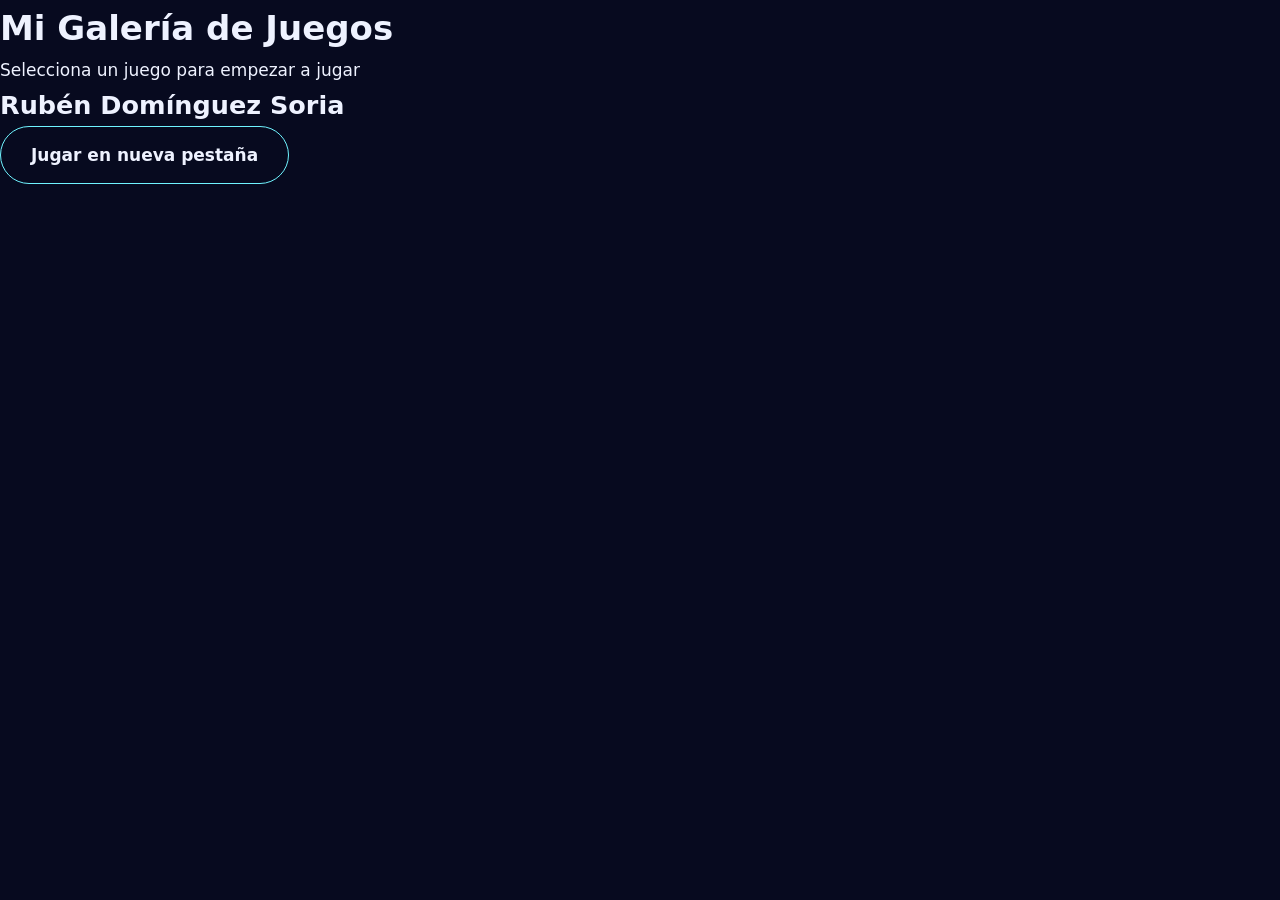
<file: index.html>
<!DOCTYPE html>
<html lang="es">
<head>
    <meta charset="UTF-8">
    <meta name="viewport" content="width=device-width, initial-scale=1.0">
    <title>Arcade - Asignatura</title>
    <link rel="stylesheet" href="style.css">
</head>
<body>
    <header>
        <h1>Mi Galería de Juegos</h1>
        <p>Selecciona un juego para empezar a jugar</p>
    </header>
        
        <!-- Puedes añadir más artículos (tarjetas) copiando y pegando el bloque anterior -->

        <!-- === COPIA DESDE AQUÍ === -->
        <article class="tarjeta">
            <h2>Rubén Domínguez Soria</h2>
            <a href="juegos\ruben dominguez\index.html" target="_blank" class="btn">Jugar en nueva pestaña</a>
        </article>
        <!-- === HASTA AQUÍ === -->
        
    </main>
</body>
</html>
</file>
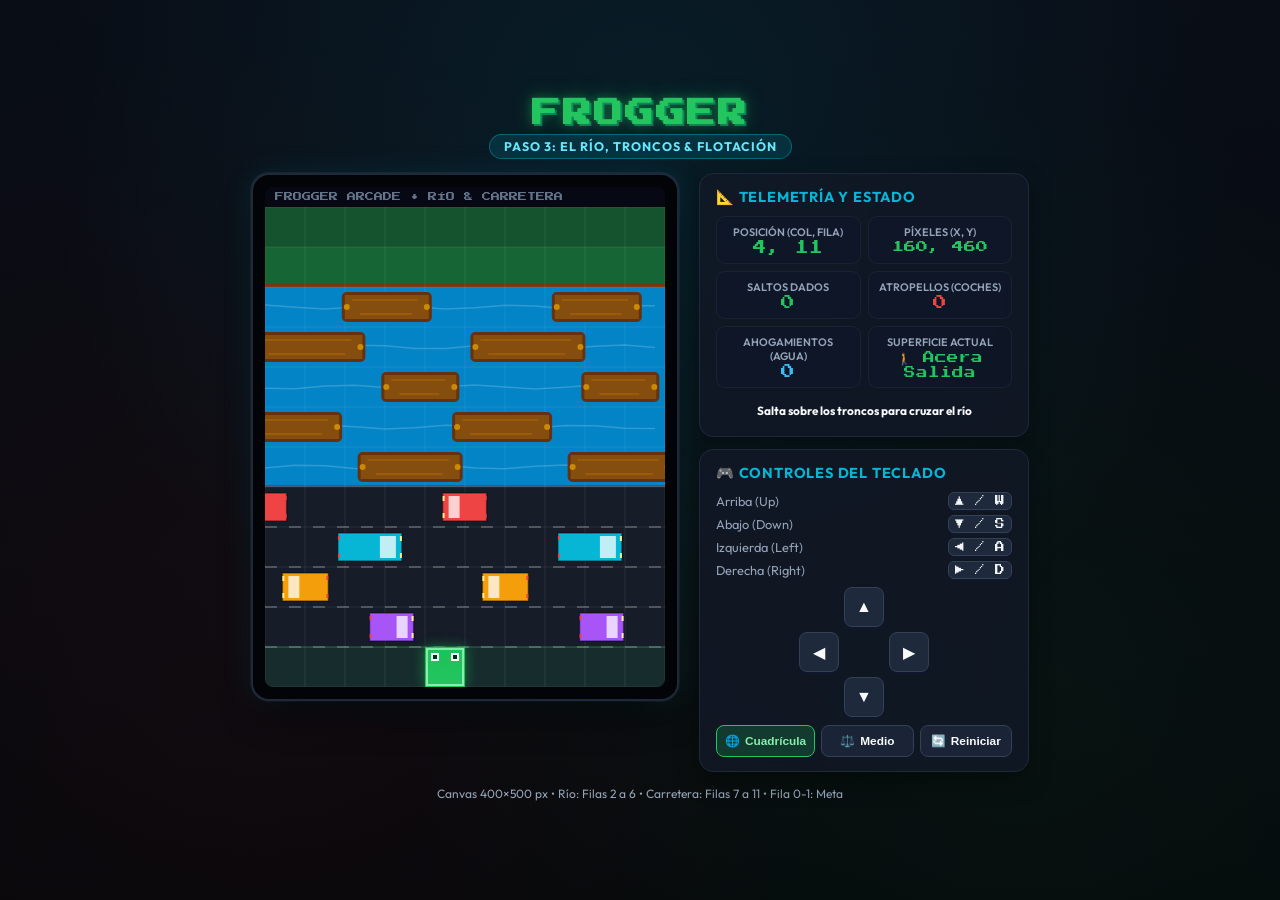
<file: juegos/ruben dominguez/index.html>
<!DOCTYPE html>
<html lang="es">
<head>
  <meta charset="UTF-8">
  <meta name="viewport" content="width=device-width, initial-scale=1.0">
  <title>Frogger Arcade - Paso 3: El Río, Troncos y Flotación</title>
  <!-- Google Fonts para estética arcade retro premium -->
  <link rel="preconnect" href="https://fonts.googleapis.com">
  <link rel="preconnect" href="https://fonts.gstatic.com" crossorigin>
  <link href="https://fonts.googleapis.com/css2?family=Outfit:wght@400;600;700&family=Press+Start+2P&display=swap" rel="stylesheet">

  <style>
    /* ==========================================================================
       VARIABLES Y TEMA VISUAL (DARK ARCADE)
       ========================================================================== */
    :root {
      --bg-color: #0b0f19;
      --card-bg: rgba(18, 24, 38, 0.88);
      --card-border: #1e293b;
      --accent-green: #22c55e;
      --accent-green-glow: rgba(34, 197, 94, 0.35);
      --accent-cyan: #06b6d4;
      --accent-amber: #f59e0b;
      --accent-red: #ef4444;
      --accent-blue: #38bdf8;
      --accent-purple: #a855f7;
      --text-main: #f8fafc;
      --text-muted: #94a3b8;
    }

    * {
      box-sizing: border-box;
      margin: 0;
      padding: 0;
    }

    body {
      background-color: var(--bg-color);
      background-image: 
        radial-gradient(circle at 50% 15%, rgba(6, 182, 212, 0.1) 0%, transparent 60%),
        radial-gradient(circle at 80% 80%, rgba(34, 197, 94, 0.06) 0%, transparent 50%),
        radial-gradient(circle at 20% 70%, rgba(239, 68, 68, 0.05) 0%, transparent 50%),
        linear-gradient(to bottom, #090d16, #05070a);
      color: var(--text-main);
      font-family: 'Outfit', -apple-system, BlinkMacSystemFont, 'Segoe UI', Roboto, sans-serif;
      min-height: 100vh;
      display: flex;
      flex-direction: column;
      align-items: center;
      justify-content: center;
      padding: 16px;
      overflow-x: hidden;
    }

    /* ==========================================================================
       CONTENEDOR PRINCIPAL
       ========================================================================== */
    .game-wrapper {
      display: flex;
      flex-direction: column;
      align-items: center;
      gap: 14px;
      max-width: 930px;
      width: 100%;
    }

    /* Encabezado */
    header {
      text-align: center;
    }

    .retro-title {
      font-family: 'Press Start 2P', monospace;
      font-size: 1.8rem;
      letter-spacing: 2px;
      color: var(--accent-green);
      text-shadow: 
        0 0 10px var(--accent-green-glow),
        0 0 20px var(--accent-green-glow),
        2px 2px 0px #047857;
      margin-bottom: 6px;
    }

    .step-badge {
      display: inline-block;
      font-size: 0.78rem;
      font-weight: 700;
      text-transform: uppercase;
      letter-spacing: 1px;
      padding: 4px 14px;
      border-radius: 999px;
      background: rgba(6, 182, 212, 0.15);
      border: 1px solid rgba(6, 182, 212, 0.4);
      color: #67e8f9;
    }

    /* ==========================================================================
       LAYOUT DEL JUEGO: CANVAS + PANEL DE ESTADO
       ========================================================================== */
    .main-stage {
      display: flex;
      flex-direction: row;
      flex-wrap: wrap;
      justify-content: center;
      align-items: flex-start;
      gap: 20px;
      width: 100%;
    }

    /* Marco del Canvas tipo Arcade */
    .canvas-container {
      position: relative;
      background: #020408;
      padding: 12px;
      border-radius: 18px;
      border: 2px solid #1e293b;
      box-shadow: 
        0 20px 40px -15px rgba(0, 0, 0, 0.8),
        0 0 0 1px rgba(255, 255, 255, 0.05),
        0 0 30px rgba(6, 182, 212, 0.12);
      display: flex;
      flex-direction: column;
      align-items: center;
    }

    /* Canvas estricto de 400x500 según requerimientos */
    #gameCanvas {
      width: 400px;
      height: 500px;
      background-color: #090d16;
      display: block;
      border-radius: 8px;
      image-rendering: pixelated;
      box-shadow: inset 0 0 20px rgba(0, 0, 0, 0.7);
    }

    /* ==========================================================================
       PANEL LATERAL DE INFORMACIÓN Y CONTROLES
       ========================================================================== */
    .sidebar {
      display: flex;
      flex-direction: column;
      gap: 12px;
      width: 330px;
    }

    .info-card {
      background: var(--card-bg);
      backdrop-filter: blur(12px);
      border: 1px solid var(--card-border);
      border-radius: 14px;
      padding: 14px 16px;
      box-shadow: 0 10px 25px rgba(0, 0, 0, 0.3);
    }

    .info-card h3 {
      font-size: 0.9rem;
      font-weight: 700;
      color: var(--accent-cyan);
      text-transform: uppercase;
      letter-spacing: 0.8px;
      margin-bottom: 10px;
      display: flex;
      align-items: center;
      gap: 8px;
    }

    /* Métricas de cuadrícula y estado */
    .metrics-grid {
      display: grid;
      grid-template-columns: 1fr 1fr;
      gap: 7px;
    }

    .metric-box {
      background: rgba(15, 23, 42, 0.7);
      border: 1px solid rgba(255, 255, 255, 0.05);
      border-radius: 9px;
      padding: 8px;
      text-align: center;
    }

    .metric-label {
      font-size: 0.68rem;
      color: var(--text-muted);
      text-transform: uppercase;
      margin-bottom: 2px;
      font-weight: 600;
    }

    .metric-value {
      font-family: 'Press Start 2P', monospace;
      font-size: 0.85rem;
      color: var(--accent-green);
    }

    .metric-value.danger {
      color: var(--accent-red);
    }

    .metric-value.water {
      color: var(--accent-blue);
    }

    .metric-value.info {
      color: var(--accent-cyan);
    }

    /* Alerta visual de límite, choque o ahogamiento */
    .status-alert {
      margin-top: 10px;
      font-size: 0.74rem;
      text-align: center;
      font-weight: 700;
      min-height: 24px;
      display: flex;
      align-items: center;
      justify-content: center;
      padding: 4px 8px;
      border-radius: 6px;
      transition: all 0.2s ease;
    }

    .status-alert.warning {
      background: rgba(245, 158, 11, 0.15);
      border: 1px solid rgba(245, 158, 11, 0.3);
      color: #fcd34d;
    }

    .status-alert.collision {
      background: rgba(239, 68, 68, 0.2);
      border: 1px solid rgba(239, 68, 68, 0.5);
      color: #fca5a5;
      animation: alertPulse 0.35s ease-in-out infinite alternate;
    }

    .status-alert.water-alert {
      background: rgba(2, 132, 199, 0.25);
      border: 1px solid rgba(56, 189, 248, 0.5);
      color: #7dd3fc;
      animation: alertPulse 0.35s ease-in-out infinite alternate;
    }

    .status-alert.win {
      background: rgba(34, 197, 94, 0.2);
      border: 1px solid rgba(34, 197, 94, 0.5);
      color: #86efac;
    }

    @keyframes alertPulse {
      from { transform: scale(0.98); opacity: 0.85; }
      to { transform: scale(1.02); opacity: 1; }
    }

    /* Teclas visuales y controles */
    .key-hint-list {
      list-style: none;
      display: flex;
      flex-direction: column;
      gap: 5px;
      font-size: 0.8rem;
      color: var(--text-muted);
    }

    .key-hint-item {
      display: flex;
      align-items: center;
      justify-content: space-between;
    }

    .key-badge {
      background: #1e293b;
      border: 1px solid #334155;
      box-shadow: 0 2px 0 #0f172a;
      border-radius: 6px;
      padding: 3px 6px;
      font-family: 'Press Start 2P', monospace;
      font-size: 0.6rem;
      color: #f1f5f9;
    }

    /* D-PAD virtual */
    .dpad-container {
      display: grid;
      grid-template-columns: repeat(3, 40px);
      grid-template-rows: repeat(3, 40px);
      gap: 5px;
      justify-content: center;
      margin-top: 8px;
    }

    .dpad-btn {
      background: #1e293b;
      border: 1px solid #334155;
      border-radius: 8px;
      color: var(--text-main);
      font-size: 1rem;
      display: flex;
      align-items: center;
      justify-content: center;
      cursor: pointer;
      box-shadow: 0 3px 0 #0f172a;
      transition: all 0.1s ease;
      user-select: none;
    }

    .dpad-btn:active {
      transform: translateY(2px);
      box-shadow: 0 1px 0 #0f172a;
      background: var(--accent-green);
      color: #052e16;
    }

    .dpad-up    { grid-column: 2; grid-row: 1; }
    .dpad-left  { grid-column: 1; grid-row: 2; }
    .dpad-right { grid-column: 3; grid-row: 2; }
    .dpad-down  { grid-column: 2; grid-row: 3; }

    /* Barra de opciones */
    .controls-row {
      display: flex;
      gap: 6px;
      margin-top: 8px;
    }

    .btn-action {
      flex: 1;
      padding: 8px 8px;
      background: rgba(30, 41, 59, 0.8);
      border: 1px solid #334155;
      border-radius: 8px;
      color: var(--text-main);
      font-size: 0.74rem;
      font-weight: 600;
      cursor: pointer;
      display: flex;
      align-items: center;
      justify-content: center;
      gap: 5px;
      transition: all 0.2s ease;
    }

    .btn-action:hover {
      background: #334155;
      border-color: #475569;
    }

    .btn-action.active {
      background: rgba(34, 197, 94, 0.2);
      border-color: var(--accent-green);
      color: #86efac;
    }

    footer {
      font-size: 0.75rem;
      color: var(--text-muted);
      text-align: center;
    }

    @media (max-width: 800px) {
      .main-stage {
        flex-direction: column;
        align-items: center;
      }
      .sidebar {
        width: 400px;
        max-width: 100%;
      }
    }
  </style>
</head>
<body>

  <div class="game-wrapper">
    <!-- Encabezado con información de fase -->
    <header>
      <h1 class="retro-title">FROGGER</h1>
      <span class="step-badge">Paso 3: El Río, Troncos &amp; Flotación</span>
    </header>

    <div class="main-stage">
      <!-- Contenedor del elemento Canvas -->
      <div class="canvas-container">
        <!-- Canvas exacto de 400x500 píxeles -->
        <canvas id="gameCanvas" width="400" height="500"></canvas>
      </div>

      <!-- Panel de Diagnóstico, Métricas y Controles -->
      <aside class="sidebar">
        <!-- Tarjeta de Coordenadas y Estado -->
        <div class="info-card">
          <h3>📐 Telemetría y Estado</h3>
          <div class="metrics-grid">
            <div class="metric-box">
              <div class="metric-label">Posición (Col, Fila)</div>
              <div class="metric-value" id="valGridPos">4, 11</div>
            </div>
            <div class="metric-box">
              <div class="metric-label">Píxeles (X, Y)</div>
              <div class="metric-value" style="font-size:0.75rem" id="valPixels">160, 460</div>
            </div>
            <div class="metric-box">
              <div class="metric-label">Saltos Dados</div>
              <div class="metric-value" id="valMoves">0</div>
            </div>
            <div class="metric-box">
              <div class="metric-label">Atropellos (Coches)</div>
              <div class="metric-value danger" id="valCollisions">0</div>
            </div>
            <div class="metric-box">
              <div class="metric-label">Ahogamientos (Agua)</div>
              <div class="metric-value water" id="valDrownings">0</div>
            </div>
            <div class="metric-box">
              <div class="metric-label">Superficie Actual</div>
              <div class="metric-value info" style="font-size:0.72rem" id="valSurface">Acera</div>
            </div>
          </div>
          <!-- Notificación contextual -->
          <div class="status-alert" id="statusAlert">Salta sobre los troncos para cruzar el río</div>
        </div>

        <!-- Tarjeta de Controles y Atajos -->
        <div class="info-card">
          <h3>🎮 Controles del Teclado</h3>
          <ul class="key-hint-list">
            <li class="key-hint-item">
              <span>Arriba (Up)</span>
              <span class="key-badge">▲ / W</span>
            </li>
            <li class="key-hint-item">
              <span>Abajo (Down)</span>
              <span class="key-badge">▼ / S</span>
            </li>
            <li class="key-hint-item">
              <span>Izquierda (Left)</span>
              <span class="key-badge">◀ / A</span>
            </li>
            <li class="key-hint-item">
              <span>Derecha (Right)</span>
              <span class="key-badge">▶ / D</span>
            </li>
          </ul>

          <!-- D-Pad Virtual -->
          <div class="dpad-container">
            <button class="dpad-btn dpad-up" id="btnUp" title="Mover Arriba" aria-label="Arriba">▲</button>
            <button class="dpad-btn dpad-left" id="btnLeft" title="Mover Izquierda" aria-label="Izquierda">◀</button>
            <button class="dpad-btn dpad-right" id="btnRight" title="Mover Derecha" aria-label="Derecha">▶</button>
            <button class="dpad-btn dpad-down" id="btnDown" title="Mover Abajo" aria-label="Abajo">▼</button>
          </div>

          <!-- Opciones auxiliares -->
          <div class="controls-row">
            <button class="btn-action active" id="btnToggleGrid">
              <span>🌐</span> Cuadrícula
            </button>
            <button class="btn-action" id="btnToggleSpeed" title="Cambiar velocidad">
              <span id="speedIcon">⚖️</span> <span id="speedText">Medio</span>
            </button>
            <button class="btn-action" id="btnReset">
              <span>🔄</span> Reiniciar
            </button>
          </div>
        </div>
      </aside>
    </div>

    <footer>
      Canvas 400×500 px • Río: Filas 2 a 6 • Carretera: Filas 7 a 11 • Fila 0-1: Meta
    </footer>
  </div>

  <!-- ==========================================================================
       LÓGICA JAVASCRIPT DEL JUEGO
       ========================================================================== -->
  <script>
    /* ==========================================================================
       1. CONSTANTES Y CONFIGURACIÓN DEL SISTEMA DE CUADRÍCULA (GRID SYSTEM)
       ========================================================================== */
    const canvas = document.getElementById('gameCanvas');
    const ctx = canvas.getContext('2d');

    const GRID_SIZE = 40; // 40x40 píxeles por celda
    const COLS = Math.floor(canvas.width / GRID_SIZE); // 10 columnas
    const TOP_OFFSET = canvas.height % GRID_SIZE;      // 20px de cabecera HUD arcade

    /* ESTRUCTURA DEL MAPA: 12 filas de 40px (480px) + 20px cabecera = 500px:
       - Filas 0 y 1: (y = 20 a 100) -> Zona Meta / Orilla superior segura
       - Filas 2 a 6: (y = 100 a 300) -> ZONA DEL RÍO (Agua azul y troncos flotantes)
       - Filas 7 a 11: (y = 300 a 500) -> ZONA DE CARRETERA (Asfalto y vehículos)
         * Fila 11: (y = 460 a 500) -> Acera de partida inferior (salida segura)
    */
    const WATER_START_ROW = 2;
    const WATER_END_ROW = 6;
    const WATER_START_Y = TOP_OFFSET + WATER_START_ROW * GRID_SIZE; // 100 px
    const WATER_HEIGHT = (WATER_END_ROW - WATER_START_ROW + 1) * GRID_SIZE; // 200 px
    const WATER_END_Y = WATER_START_Y + WATER_HEIGHT; // 300 px

    const ROAD_START_ROW = 7;
    const ROAD_END_ROW = 11;
    const ROAD_START_Y = TOP_OFFSET + ROAD_START_ROW * GRID_SIZE; // 300 px
    const ROAD_HEIGHT = (ROAD_END_ROW - ROAD_START_ROW + 1) * GRID_SIZE; // 200 px

    /* Posición inicial de la rana (abajo del todo, fila 11) */
    const START_X = 4 * GRID_SIZE; // 160 px
    const START_Y = canvas.height - GRID_SIZE; // 460 px

    /* ==========================================================================
       2. ESTADO DEL JUGADOR (LA RANA)
       ========================================================================== */
    const frog = {
      x: START_X,
      y: START_Y,
      width: GRID_SIZE,   // 40 px
      height: GRID_SIZE,  // 40 px
      color: '#22c55e',   // Verde arcade
      moveCount: 0,       // Contador de saltos realizados
      collisions: 0,      // Muertes por atropello
      drownings: 0,       // Muertes por agua / ahogamiento
      isFlashing: false,  // Efecto visual al ser atropellado (rojo)
      isWaterFlashing: false // Efecto visual al caer al agua (azul)
    };

    // Variables de control visual y diagnóstico
    let showGridGuide = true;
    let alertTimeout = null;
    let currentSpeedMode = 'medio'; // 'medio' | 'lento' | 'rapido'

    // Referencias a elementos del DOM
    const valGridPos = document.getElementById('valGridPos');
    const valPixels = document.getElementById('valPixels');
    const valMoves = document.getElementById('valMoves');
    const valCollisions = document.getElementById('valCollisions');
    const valDrownings = document.getElementById('valDrownings');
    const valSurface = document.getElementById('valSurface');
    const statusAlert = document.getElementById('statusAlert');
    const btnToggleGrid = document.getElementById('btnToggleGrid');
    const btnToggleSpeed = document.getElementById('btnToggleSpeed');
    const speedIcon = document.getElementById('speedIcon');
    const speedText = document.getElementById('speedText');
    const btnReset = document.getElementById('btnReset');

    /* ==========================================================================
       3. SISTEMA DE AUDIO SINTETIZADO (WEB AUDIO API)
       ========================================================================== */
    let audioCtx = null;

    function playSound(type) {
      try {
        if (!audioCtx) {
          audioCtx = new (window.AudioContext || window.webkitAudioContext)();
        }
        if (audioCtx.state === 'suspended') {
          audioCtx.resume();
        }

        const osc = audioCtx.createOscillator();
        const gain = audioCtx.createGain();
        osc.connect(gain);
        gain.connect(audioCtx.destination);

        const now = audioCtx.currentTime;

        if (type === 'hop') {
          // Salto discreto (tono ascendente corto)
          osc.type = 'square';
          osc.frequency.setValueAtTime(160, now);
          osc.frequency.exponentialRampToValueAtTime(380, now + 0.08);
          gain.gain.setValueAtTime(0.12, now);
          gain.gain.linearRampToValueAtTime(0.01, now + 0.08);
          osc.start(now);
          osc.stop(now + 0.08);
        } else if (type === 'bump') {
          // Límite de pantalla alcanzado (tono grave corto)
          osc.type = 'sawtooth';
          osc.frequency.setValueAtTime(80, now);
          osc.frequency.linearRampToValueAtTime(45, now + 0.09);
          gain.gain.setValueAtTime(0.15, now);
          gain.gain.linearRampToValueAtTime(0.01, now + 0.09);
          osc.start(now);
          osc.stop(now + 0.09);
        } else if (type === 'crash') {
          // Impacto con vehículo (ruido descenderte con distorsión)
          osc.type = 'sawtooth';
          osc.frequency.setValueAtTime(260, now);
          osc.frequency.exponentialRampToValueAtTime(35, now + 0.25);
          gain.gain.setValueAtTime(0.25, now);
          gain.gain.linearRampToValueAtTime(0.01, now + 0.25);
          osc.start(now);
          osc.stop(now + 0.25);
        } else if (type === 'splash') {
          // Caída al agua / ahogamiento (tono descendente con burbuja)
          osc.type = 'sine';
          osc.frequency.setValueAtTime(480, now);
          osc.frequency.exponentialRampToValueAtTime(70, now + 0.3);
          gain.gain.setValueAtTime(0.3, now);
          gain.gain.linearRampToValueAtTime(0.01, now + 0.3);
          osc.start(now);
          osc.stop(now + 0.3);
        } else if (type === 'win') {
          // Meta alcanzada
          osc.type = 'triangle';
          osc.frequency.setValueAtTime(440, now);
          osc.frequency.setValueAtTime(554.37, now + 0.1);
          osc.frequency.setValueAtTime(659.25, now + 0.2);
          osc.frequency.setValueAtTime(880, now + 0.3);
          gain.gain.setValueAtTime(0.22, now);
          gain.gain.linearRampToValueAtTime(0.01, now + 0.5);
          osc.start(now);
          osc.stop(now + 0.5);
        }
      } catch (e) {
        // En caso de restricciones del navegador
      }
    }

    /* ==========================================================================
       4. CLASE VEHÍCULO (CARRETERA)
       ========================================================================== */
    class Vehicle {
      constructor(x, y, width, height, speed, color, type = 'car') {
        this.x = x;
        this.y = y;
        this.width = width;
        this.height = height;
        this.speed = speed;
        this.color = color;
        this.type = type;
      }

      update() {
        this.x += this.speed;

        const offscreenMargin = 50;
        // Screen wrapping fluido
        if (this.speed > 0 && this.x > canvas.width + offscreenMargin) {
          this.x = -this.width - offscreenMargin;
        } else if (this.speed < 0 && this.x + this.width < -offscreenMargin) {
          this.x = canvas.width + offscreenMargin;
        }
      }

      draw(ctx) {
        ctx.save();

        // Chasis del vehículo
        ctx.fillStyle = this.color;
        ctx.fillRect(this.x, this.y, this.width, this.height);

        ctx.strokeStyle = 'rgba(0, 0, 0, 0.4)';
        ctx.lineWidth = 1.5;
        ctx.strokeRect(this.x, this.y, this.width, this.height);

        // Parabrisas
        ctx.fillStyle = 'rgba(255, 255, 255, 0.75)';
        const winPadding = 3;
        const winWidth = Math.max(7, Math.floor(this.width * 0.26));
        const winHeight = this.height - winPadding * 2;

        if (this.speed > 0) {
          ctx.fillRect(this.x + this.width - winWidth - 6, this.y + winPadding, winWidth, winHeight);
          // Faros
          ctx.fillStyle = '#fef08a';
          ctx.fillRect(this.x + this.width - 2, this.y + 3, 2, 5);
          ctx.fillRect(this.x + this.width - 2, this.y + this.height - 8, 2, 5);
          ctx.fillStyle = '#ef4444';
          ctx.fillRect(this.x, this.y + 3, 2, 4);
          ctx.fillRect(this.x, this.y + this.height - 7, 2, 4);
        } else {
          ctx.fillRect(this.x + 6, this.y + winPadding, winWidth, winHeight);
          ctx.fillStyle = '#fef08a';
          ctx.fillRect(this.x, this.y + 3, 2, 5);
          ctx.fillRect(this.x, this.y + this.height - 8, 2, 5);
          ctx.fillStyle = '#ef4444';
          ctx.fillRect(this.x + this.width - 2, this.y + 3, 2, 4);
          ctx.fillRect(this.x + this.width - 2, this.y + this.height - 7, 2, 4);
        }

        ctx.restore();
      }
    }

    /* ==========================================================================
       5. CLASE TRONCO (RÍO)
       ========================================================================== */
    /**
     * Representa un tronco de madera flotante sobre el que la rana debe subirse para cruzar.
     */
    class Log {
      /**
       * @param {number} x - Posición X inicial
       * @param {number} y - Posición Y (carril del río)
       * @param {number} width - Longitud del tronco
       * @param {number} height - Grosor del tronco
       * @param {number} speed - Velocidad de la corriente (+ derecha, - izquierda)
       */
      constructor(x, y, width, height, speed) {
        this.x = x;
        this.y = y;
        this.width = width;
        this.height = height;
        this.speed = speed;
      }

      update() {
        this.x += this.speed;

        const offscreenMargin = 60;
        // Screen wrapping suave por los extremos del río
        if (this.speed > 0 && this.x > canvas.width + offscreenMargin) {
          this.x = -this.width - offscreenMargin;
        } else if (this.speed < 0 && this.x + this.width < -offscreenMargin) {
          this.x = canvas.width + offscreenMargin;
        }
      }

      draw(ctx) {
        ctx.save();

        // 1. Cuerpo principal de madera oscura con bordes suavemente redondeados
        ctx.fillStyle = '#653110';
        ctx.beginPath();
        ctx.roundRect(this.x, this.y, this.width, this.height, 5);
        ctx.fill();

        // 2. Interior de corteza con relieve
        ctx.fillStyle = '#854d0e';
        ctx.fillRect(this.x + 3, this.y + 3, this.width - 6, this.height - 6);

        // 3. Vetas decorativas de madera
        ctx.strokeStyle = '#a16207';
        ctx.lineWidth = 1.5;
        ctx.beginPath();
        ctx.moveTo(this.x + 10, this.y + 8);
        ctx.lineTo(this.x + this.width - 14, this.y + 8);
        ctx.moveTo(this.x + 18, this.y + this.height - 8);
        ctx.lineTo(this.x + this.width - 20, this.y + this.height - 8);
        ctx.stroke();

        // 4. Extremos del tronco (anillos de corte transversal del árbol)
        ctx.fillStyle = '#ca8a04';
        ctx.beginPath();
        ctx.arc(this.x + 5, this.y + this.height / 2, 3, 0, Math.PI * 2);
        ctx.arc(this.x + this.width - 5, this.y + this.height / 2, 3, 0, Math.PI * 2);
        ctx.fill();

        ctx.restore();
      }
    }

    /* ==========================================================================
       6. GENERACIÓN DE VEHÍCULOS Y TRONCOS
       ========================================================================== */
    const vehicles = [];
    const logs = [];

    // Inicializar vehículos en las 4 filas de la carretera (7 a 10)
    function initVehicles(speedMultiplier = 1.0) {
      vehicles.length = 0;
      const vehicleHeight = 28;
      const verticalPadding = (GRID_SIZE - vehicleHeight) / 2;

      // Fila 7 (y = 305): 2 deportivos hacia la IZQUIERDA (-1.6)
      const lane7Y = TOP_OFFSET + 7 * GRID_SIZE + verticalPadding;
      vehicles.push(new Vehicle(40,  lane7Y, 44, vehicleHeight, -1.6 * speedMultiplier, '#ef4444', 'sports'));
      vehicles.push(new Vehicle(240, lane7Y, 44, vehicleHeight, -1.6 * speedMultiplier, '#ef4444', 'sports'));

      // Fila 8 (y = 345): 2 camiones hacia la DERECHA (+1.1)
      const lane8Y = TOP_OFFSET + 8 * GRID_SIZE + verticalPadding;
      vehicles.push(new Vehicle(30,  lane8Y, 64, vehicleHeight, 1.1 * speedMultiplier, '#06b6d4', 'truck'));
      vehicles.push(new Vehicle(250, lane8Y, 64, vehicleHeight, 1.1 * speedMultiplier, '#06b6d4', 'truck'));

      // Fila 9 (y = 385): 2 turismos hacia la IZQUIERDA (-1.35)
      const lane9Y = TOP_OFFSET + 9 * GRID_SIZE + verticalPadding;
      vehicles.push(new Vehicle(70,  lane9Y, 46, vehicleHeight, -1.35 * speedMultiplier, '#f59e0b', 'car'));
      vehicles.push(new Vehicle(270, lane9Y, 46, vehicleHeight, -1.35 * speedMultiplier, '#f59e0b', 'car'));

      // Fila 10 (y = 425): 2 coches hacia la DERECHA (+1.4)
      const lane10Y = TOP_OFFSET + 10 * GRID_SIZE + verticalPadding;
      vehicles.push(new Vehicle(50,  lane10Y, 44, vehicleHeight, 1.4 * speedMultiplier, '#a855f7', 'car'));
      vehicles.push(new Vehicle(260, lane10Y, 44, vehicleHeight, 1.4 * speedMultiplier, '#a855f7', 'car'));
    }

    // Inicializar troncos en las 5 filas del río (2 a 6)
    function initLogs(speedMultiplier = 1.0) {
      logs.length = 0;
      const logHeight = 30;
      const verticalPadding = (GRID_SIZE - logHeight) / 2; // 5px centrado

      // FILA 2 (y = 100 + 5 = 105): Troncos hacia la DERECHA (+1.2)
      const lane2Y = TOP_OFFSET + 2 * GRID_SIZE + verticalPadding;
      logs.push(new Log(30,  lane2Y, 90, logHeight, 1.2 * speedMultiplier));
      logs.push(new Log(240, lane2Y, 90, logHeight, 1.2 * speedMultiplier));

      // FILA 3 (y = 140 + 5 = 145): Troncos largos hacia la IZQUIERDA (-1.4)
      const lane3Y = TOP_OFFSET + 3 * GRID_SIZE + verticalPadding;
      logs.push(new Log(40,  lane3Y, 115, logHeight, -1.4 * speedMultiplier));
      logs.push(new Log(260, lane3Y, 115, logHeight, -1.4 * speedMultiplier));

      // FILA 4 (y = 180 + 5 = 185): Troncos más rápidos hacia la DERECHA (+1.7)
      const lane4Y = TOP_OFFSET + 4 * GRID_SIZE + verticalPadding;
      logs.push(new Log(50,  lane4Y, 78, logHeight, 1.7 * speedMultiplier));
      logs.push(new Log(250, lane4Y, 78, logHeight, 1.7 * speedMultiplier));

      // FILA 5 (y = 220 + 5 = 225): Troncos hacia la IZQUIERDA (-1.1)
      const lane5Y = TOP_OFFSET + 5 * GRID_SIZE + verticalPadding;
      logs.push(new Log(20,  lane5Y, 100, logHeight, -1.1 * speedMultiplier));
      logs.push(new Log(230, lane5Y, 100, logHeight, -1.1 * speedMultiplier));

      // FILA 6 (y = 260 + 5 = 265): Troncos hacia la DERECHA (+1.35)
      const lane6Y = TOP_OFFSET + 6 * GRID_SIZE + verticalPadding;
      logs.push(new Log(40,  lane6Y, 105, logHeight, 1.35 * speedMultiplier));
      logs.push(new Log(250, lane6Y, 105, logHeight, 1.35 * speedMultiplier));
    }

    function initAllObstacles(multiplier = 1.0) {
      initVehicles(multiplier);
      initLogs(multiplier);
    }

    /* ==========================================================================
       7. COLISIÓN AABB Y LÓGICA CRUCIAL DEL RÍO
       ========================================================================== */
    /**
     * Detección estándar Axis-Aligned Bounding Box (AABB)
     */
    function checkAABBCollision(rect1, rect2) {
      return (
        rect1.x < rect2.x + rect2.width &&
        rect1.x + rect1.width > rect2.x &&
        rect1.y < rect2.y + rect2.height &&
        rect1.y + rect1.height > rect2.y
      );
    }

    /**
     * Comprueba colisiones con vehículos en la carretera.
     */
    function checkVehicleCollisions() {
      // Solo evaluar colisiones si la rana está en zona de carretera (filas 7 a 10)
      if (frog.y < ROAD_START_Y || frog.y >= START_Y) return;

      const frogHitbox = {
        x: frog.x + 5,
        y: frog.y + 5,
        width: frog.width - 10,
        height: frog.height - 10
      };

      for (let i = 0; i < vehicles.length; i++) {
        if (checkAABBCollision(frogHitbox, vehicles[i])) {
          handleVehicleDeath();
          break;
        }
      }
    }

    /**
     * LÓGICA CRUCIAL DEL RÍO:
     * - Si la rana está en una fila de agua (filas 2 a 6), DEBE estar superpuesta a un tronco.
     * - Si toca el agua sin tronco: muere por ahogamiento y regresa al inicio.
     * - Si está sobre un tronco: su posición X se actualiza con la velocidad del tronco (arrastre).
     * - Si el arrastre saca a la rana de la pantalla: también muere.
     */
    function checkRiverLogic() {
      // Comprobar si la rana está dentro de los límites verticales del río (filas 2 a 6)
      if (frog.y >= WATER_START_Y && frog.y < WATER_END_Y) {
        // Huella de apoyo de la rana para evaluar flotabilidad sobre el tronco
        const frogFootprint = {
          x: frog.x + 6,
          y: frog.y + 6,
          width: frog.width - 12,
          height: frog.height - 12
        };

        let onLog = false;
        let supportingLog = null;

        // Evaluar si la rana intersecta con algún tronco
        for (let i = 0; i < logs.length; i++) {
          const log = logs[i];
          if (checkAABBCollision(frogFootprint, log)) {
            onLog = true;
            supportingLog = log;
            break;
          }
        }

        if (onLog && supportingLog) {
          // ¡A salvo sobre el tronco!
          // Arrastre automático con la velocidad y dirección del tronco:
          frog.x += supportingLog.speed;

          // Si el arrastre saca a la rana del canvas por izquierda o derecha:
          if (frog.x < 0 || frog.x + frog.width > canvas.width) {
            handleWaterDeath('🌊 ¡La corriente te arrastró fuera de la pantalla!');
          }
        } else {
          // ¡Agua sin tronco! Ahogamiento instantáneo
          handleWaterDeath('💧 ¡Al agua! La rana se ha ahogado sin tronco.');
        }
      }
    }

    /**
     * Muerte por atropello en la carretera
     */
    function handleVehicleDeath() {
      frog.collisions++;
      playSound('crash');
      frog.x = START_X;
      frog.y = START_Y;
      frog.isFlashing = true;
      setTimeout(() => { frog.isFlashing = false; }, 350);
      showAlert('💥 ¡ATROPELLO! Vehículo impactó a la rana.', 'collision', 1800);
      updateUI();
    }

    /**
     * Muerte por agua / corriente en el río
     */
    function handleWaterDeath(reason) {
      frog.drownings++;
      playSound('splash');
      frog.x = START_X;
      frog.y = START_Y;
      frog.isWaterFlashing = true;
      setTimeout(() => { frog.isWaterFlashing = false; }, 400);
      showAlert(reason, 'water-alert', 1800);
      updateUI();
    }

    /* ==========================================================================
       8. MOVIMIENTO DISCRETO Y LÍMITES
       ========================================================================== */
    function moveFrog(direction) {
      let moved = false;
      let blockedMsg = '';

      switch (direction) {
        case 'ArrowUp':
          if (frog.y - GRID_SIZE >= 0) {
            frog.y -= GRID_SIZE;
            moved = true;
          } else {
            blockedMsg = '⛔ ¡Límite Superior Alcanzado!';
          }
          break;

        case 'ArrowDown':
          if (frog.y + GRID_SIZE + frog.height <= canvas.height) {
            frog.y += GRID_SIZE;
            moved = true;
          } else {
            blockedMsg = '⛔ ¡Límite Inferior Alcanzado!';
          }
          break;

        case 'ArrowLeft':
          if (frog.x - GRID_SIZE >= 0) {
            frog.x -= GRID_SIZE;
            moved = true;
          } else {
            blockedMsg = '⛔ ¡Límite Izquierdo Alcanzado!';
          }
          break;

        case 'ArrowRight':
          if (frog.x + GRID_SIZE + frog.width <= canvas.width) {
            frog.x += GRID_SIZE;
            moved = true;
          } else {
            blockedMsg = '⛔ ¡Límite Derecho Alcanzado!';
          }
          break;
      }

      if (moved) {
        frog.moveCount++;
        playSound('hop');

        // Si salimos de una fila de agua hacia tierra firme (orilla superior o carretera),
        // alineamos suavemente la posición X a la cuadrícula de 40px
        const currentRow = Math.floor((frog.y - TOP_OFFSET) / GRID_SIZE);
        if (currentRow < WATER_START_ROW || currentRow > WATER_END_ROW) {
          frog.x = Math.max(0, Math.min(canvas.width - frog.width, Math.round(frog.x / GRID_SIZE) * GRID_SIZE));
        }

        // Comprobar si llegó a la orilla superior (Filas 0 o 1, ¡Meta!)
        if (currentRow <= 1) {
          playSound('win');
          showAlert('🏆 ¡ENHORABUENA! ¡Cruzaste la carretera y el río!', 'win', 3000);
        }
      } else if (blockedMsg) {
        playSound('bump');
        showAlert(blockedMsg, 'warning', 1200);
      }

      updateUI();
    }

    function showAlert(msg, type = 'warning', duration = 1500) {
      statusAlert.textContent = msg;
      statusAlert.className = `status-alert ${type}`;
      clearTimeout(alertTimeout);
      alertTimeout = setTimeout(() => {
        statusAlert.textContent = 'Salta sobre los troncos para cruzar el río';
        statusAlert.className = 'status-alert';
      }, duration);
    }

    function resetGame() {
      frog.x = START_X;
      frog.y = START_Y;
      frog.moveCount = 0;
      frog.collisions = 0;
      frog.drownings = 0;
      frog.isFlashing = false;
      frog.isWaterFlashing = false;
      initAllObstacles(1.0);
      showAlert('Juego reiniciado a la posición inicial');
      updateUI();
    }

    /* ==========================================================================
       9. ESCUCHA DE TECLADO Y CONTROLES VIRTUALES
       ========================================================================== */
    window.addEventListener('keydown', (e) => {
      let direction = null;

      switch (e.key) {
        case 'ArrowUp':
        case 'KeyW':
        case 'w':
        case 'W':
          direction = 'ArrowUp';
          break;

        case 'ArrowDown':
        case 'KeyS':
        case 's':
        case 'S':
          direction = 'ArrowDown';
          break;

        case 'ArrowLeft':
        case 'KeyA':
        case 'a':
        case 'A':
          direction = 'ArrowLeft';
          break;

        case 'ArrowRight':
        case 'KeyD':
        case 'd':
        case 'D':
          direction = 'ArrowRight';
          break;

        case 'r':
        case 'R':
          resetGame();
          return;
      }

      if (direction) {
        e.preventDefault();
        moveFrog(direction);
      }
    });

    // D-PAD
    document.getElementById('btnUp').addEventListener('click', () => moveFrog('ArrowUp'));
    document.getElementById('btnDown').addEventListener('click', () => moveFrog('ArrowDown'));
    document.getElementById('btnLeft').addEventListener('click', () => moveFrog('ArrowLeft'));
    document.getElementById('btnRight').addEventListener('click', () => moveFrog('ArrowRight'));

    // Botones de acción
    btnToggleGrid.addEventListener('click', () => {
      showGridGuide = !showGridGuide;
      btnToggleGrid.classList.toggle('active', showGridGuide);
    });

    btnToggleSpeed.addEventListener('click', () => {
      if (currentSpeedMode === 'medio') {
        currentSpeedMode = 'lento';
        speedIcon.textContent = '🐢';
        speedText.textContent = 'Lento';
        initAllObstacles(0.7);
        showAlert('Velocidad ajustada a: Lento (Fácil)', 'warning', 1500);
      } else if (currentSpeedMode === 'lento') {
        currentSpeedMode = 'rapido';
        speedIcon.textContent = '⚡';
        speedText.textContent = 'Rápido';
        initAllObstacles(1.35);
        showAlert('Velocidad ajustada a: Rápido (Desafío)', 'warning', 1500);
      } else {
        currentSpeedMode = 'medio';
        speedIcon.textContent = '⚖️';
        speedText.textContent = 'Medio';
        initAllObstacles(1.0);
        showAlert('Velocidad ajustada a: Medio (Equilibrado)', 'warning', 1500);
      }
    });

    btnReset.addEventListener('click', resetGame);

    /* ==========================================================================
       10. RENDERIZADO DEL MAPA (ORILLA SUPERIOR, RÍO, CARRETERA Y RANA)
       ========================================================================== */
    /**
     * Dibuja la orilla superior y meta (Filas 0 y 1, de y = 20 a 100 px)
     */
    function drawGoalArea() {
      ctx.save();
      // Césped verde frondoso
      ctx.fillStyle = '#14532d';
      ctx.fillRect(0, TOP_OFFSET, canvas.width, GRID_SIZE * 2);

      // Franja de césped decorativo claro
      ctx.fillStyle = '#166534';
      ctx.fillRect(0, TOP_OFFSET + GRID_SIZE, canvas.width, GRID_SIZE);

      // Orilla del río superior (borde marrón / tierra)
      ctx.fillStyle = '#78350f';
      ctx.fillRect(0, WATER_START_Y - 3, canvas.width, 3);

      ctx.restore();
    }

    /**
     * Dibuja la zona del río (Filas 2 a 6, de y = 100 a 300 px) de color azul
     */
    function drawRiver() {
      ctx.save();

      // 1. Agua azul profunda del río
      ctx.fillStyle = '#0284c7';
      ctx.fillRect(0, WATER_START_Y, canvas.width, WATER_HEIGHT);

      // 2. Ondas y corrientes de agua retro en cada carril
      ctx.strokeStyle = 'rgba(255, 255, 255, 0.18)';
      ctx.lineWidth = 1.5;

      const time = performance.now() * 0.002;
      for (let row = WATER_START_ROW; row <= WATER_END_ROW; row++) {
        const laneY = TOP_OFFSET + row * GRID_SIZE + 20;
        ctx.beginPath();
        for (let x = 0; x <= canvas.width; x += 30) {
          const waveY = laneY + Math.sin(time + x * 0.05 + row) * 2;
          if (x === 0) ctx.moveTo(x, waveY);
          else ctx.lineTo(x, waveY);
        }
        ctx.stroke();
      }

      // 3. Orilla inferior del río (separa el agua del asfalto)
      ctx.fillStyle = '#475569';
      ctx.fillRect(0, WATER_END_Y - 2, canvas.width, 3);

      ctx.restore();
    }

    /**
     * Dibuja la carretera (Filas 7 a 11, de y = 300 a 500 px)
     */
    function drawRoad() {
      ctx.save();

      // Asfalto gris oscuro
      ctx.fillStyle = '#161c28';
      ctx.fillRect(0, ROAD_START_Y, canvas.width, ROAD_HEIGHT);

      // Líneas divisorias discontinuas de carril
      ctx.strokeStyle = 'rgba(255, 255, 255, 0.22)';
      ctx.lineWidth = 2;
      ctx.setLineDash([12, 12]);

      for (let row = ROAD_START_ROW + 1; row <= ROAD_END_ROW; row++) {
        const laneY = TOP_OFFSET + row * GRID_SIZE;
        ctx.beginPath();
        ctx.moveTo(0, laneY);
        ctx.lineTo(canvas.width, laneY);
        ctx.stroke();
      }

      // Fila 11: Acera inferior segura de partida
      ctx.fillStyle = 'rgba(34, 197, 94, 0.1)';
      ctx.fillRect(0, START_Y, canvas.width, GRID_SIZE);

      ctx.strokeStyle = 'rgba(34, 197, 94, 0.35)';
      ctx.lineWidth = 1;
      ctx.setLineDash([]);
      ctx.beginPath();
      ctx.moveTo(0, START_Y);
      ctx.lineTo(canvas.width, START_Y);
      ctx.stroke();

      ctx.restore();
    }

    /**
     * Dibuja la cuadrícula auxiliar de 40x40 px
     */
    function drawGridGuide() {
      ctx.save();
      ctx.strokeStyle = 'rgba(255, 255, 255, 0.08)';
      ctx.lineWidth = 1;

      // Líneas verticales
      for (let x = 0; x <= canvas.width; x += GRID_SIZE) {
        ctx.beginPath();
        ctx.moveTo(x, 0);
        ctx.lineTo(x, canvas.height);
        ctx.stroke();
      }

      // Líneas horizontales
      for (let y = TOP_OFFSET; y <= canvas.height; y += GRID_SIZE) {
        ctx.beginPath();
        ctx.moveTo(0, y);
        ctx.lineTo(canvas.width, y);
        ctx.stroke();
      }

      // Cabecera superior arcade (20px)
      if (TOP_OFFSET > 0) {
        ctx.fillStyle = '#060913';
        ctx.fillRect(0, 0, canvas.width, TOP_OFFSET);
        ctx.fillStyle = '#64748b';
        ctx.font = '9px "Press Start 2P", monospace';
        ctx.fillText('FROGGER ARCADE • RÍO & CARRETERA', 10, 14);
      }

      ctx.restore();
    }

    /**
     * Dibuja a la rana con efectos de animación/estado
     */
    function drawFrog() {
      ctx.save();

      let frogColor = frog.color;
      let glowColor = 'rgba(34, 197, 94, 0.4)';

      if (frog.isFlashing) {
        frogColor = '#ef4444'; // Rojo si fue atropellada
        glowColor = 'rgba(239, 68, 68, 0.6)';
      } else if (frog.isWaterFlashing) {
        frogColor = '#38bdf8'; // Azul claro si cayó al agua
        glowColor = 'rgba(56, 189, 248, 0.7)';
      }

      ctx.shadowColor = glowColor;
      ctx.shadowBlur = 12;

      // Cuadrado base de 40x40
      ctx.fillStyle = frogColor;
      ctx.fillRect(frog.x, frog.y, frog.width, frog.height);

      ctx.strokeStyle = frog.isFlashing ? '#fca5a5' : (frog.isWaterFlashing ? '#bae6fd' : '#86efac');
      ctx.lineWidth = 2;
      ctx.strokeRect(frog.x + 2, frog.y + 2, frog.width - 4, frog.height - 4);

      // Ojos de la rana
      ctx.fillStyle = '#ffffff';
      ctx.fillRect(frog.x + 6, frog.y + 6, 8, 8);
      ctx.fillRect(frog.x + frog.width - 14, frog.y + 6, 8, 8);

      ctx.fillStyle = '#052e16';
      ctx.fillRect(frog.x + 8, frog.y + 8, 4, 4);
      ctx.fillRect(frog.x + frog.width - 12, frog.y + 8, 4, 4);

      ctx.restore();
    }

    /**
     * Función principal de renderizado en cada fotograma
     */
    function draw() {
      // 1. Limpiar pantalla
      ctx.clearRect(0, 0, canvas.width, canvas.height);

      // 2. Fondo base
      ctx.fillStyle = '#0a0f1d';
      ctx.fillRect(0, 0, canvas.width, canvas.height);

      // 3. Zona Meta y Orilla superior (Filas 0-1)
      drawGoalArea();

      // 4. Zona del Río (Filas 2-6)
      drawRiver();

      // 5. Zona de Carretera (Filas 7-11)
      drawRoad();

      // 6. Guía de cuadrícula (si está activada)
      if (showGridGuide) {
        drawGridGuide();
      }

      // 7. Dibujar troncos en el agua
      for (let i = 0; i < logs.length; i++) {
        logs[i].draw(ctx);
      }

      // 8. Dibujar vehículos en la carretera
      for (let i = 0; i < vehicles.length; i++) {
        vehicles[i].draw(ctx);
      }

      // 9. Dibujar la rana sobre troncos/asfalto
      drawFrog();
    }

    /* ==========================================================================
       11. BUCLE PRINCIPAL DEL JUEGO (GAME LOOP)
       ========================================================================== */
    function gameLoop(timestamp) {
      // 1. Actualizar vehículos
      for (let i = 0; i < vehicles.length; i++) {
        vehicles[i].update();
      }

      // 2. Actualizar troncos
      for (let i = 0; i < logs.length; i++) {
        logs[i].update();
      }

      // 3. Evaluar colisiones con vehículos (carretera)
      checkVehicleCollisions();

      // 4. LÓGICA CRUCIAL DEL RÍO: Supervivencia sobre troncos, arrastre y ahogamiento
      checkRiverLogic();

      // 5. Renderizado en el Canvas
      draw();

      // 6. Actualizar telemetría de superficie
      updateSurfaceInfo();

      // Siguiente cuadro
      requestAnimationFrame(gameLoop);
    }

    /* ==========================================================================
       12. ACTUALIZACIÓN DE TELEMETRÍA (UI)
       ========================================================================== */
    function updateUI() {
      const currentCol = Math.floor(frog.x / GRID_SIZE);
      const currentRow = Math.floor((frog.y - TOP_OFFSET) / GRID_SIZE);

      valGridPos.textContent = `${currentCol}, ${currentRow}`;
      valPixels.textContent = `${Math.round(frog.x)}, ${Math.round(frog.y)}`;
      valMoves.textContent = frog.moveCount;
      valCollisions.textContent = frog.collisions;
      valDrownings.textContent = frog.drownings;
    }

    function updateSurfaceInfo() {
      const currentRow = Math.floor((frog.y - TOP_OFFSET) / GRID_SIZE);
      if (currentRow <= 1) {
        valSurface.textContent = '🏆 Meta';
        valSurface.style.color = 'var(--accent-green)';
      } else if (currentRow >= WATER_START_ROW && currentRow <= WATER_END_ROW) {
        valSurface.textContent = '🪵 Tronco (Río)';
        valSurface.style.color = 'var(--accent-cyan)';
      } else if (currentRow === 11) {
        valSurface.textContent = '🚶 Acera Salida';
        valSurface.style.color = 'var(--accent-green)';
      } else {
        valSurface.textContent = '🚗 Asfalto';
        valSurface.style.color = 'var(--accent-amber)';
      }
      valPixels.textContent = `${Math.round(frog.x)}, ${Math.round(frog.y)}`;
    }

    // Inicializar mapa, obstáculos y arrancar bucle continuo a 60 FPS
    initAllObstacles(1.0);
    updateUI();
    requestAnimationFrame(gameLoop);
  </script>
</body>
</html>
</file>
<file: style.css>
:root{--bg:#070a1f;--bg2:#0d1233;--ink:#eef2ff;--mut:#9aa4d6;--c1:#6ff3ff;--c2:#ff3d9a;--c3:#7b5cff;
box-sizing:border-box;padding-top:env(safe-area-inset-top,0px);padding-bottom:env(safe-area-inset-bottom,0px)}
html{scroll-behavior:smooth;scroll-padding-top:env(safe-area-inset-top,0px);background:var(--bg)}
*{box-sizing:border-box;margin:0}
body{background:var(--bg);color:var(--ink);font:400 17px/1.65 Manrope,system-ui,sans-serif;overflow-x:hidden}
#fx{position:fixed;inset:0;z-index:0;width:100%;height:100%}
#bar{position:fixed;top:0;left:0;height:3px;width:0;z-index:50;background:linear-gradient(90deg,var(--c1),var(--c3),var(--c2));box-shadow:0 0 14px var(--c1)}
header,main,footer{position:relative;z-index:1}
.hero{min-height:100vh;display:grid;place-items:center;text-align:center;padding:60px 24px}
.hero h1{font:800 clamp(48px,11vw,150px)/.95 Unbounded,sans-serif;letter-spacing:-.04em}
.hero h1 span{display:inline-block;opacity:0;transform:translateY(60px) rotateX(-70deg);animation:in .9s cubic-bezier(.2,.8,.2,1) forwards}
.hero h1 .g{background:linear-gradient(100deg,var(--c1),var(--c3) 50%,var(--c2));-webkit-background-clip:text;background-clip:text;color:transparent;background-size:200% 100%;animation:in .9s forwards,flow 6s linear infinite}
@keyframes in{to{opacity:1;transform:none}}
@keyframes flow{to{background-position:200% 0}}
.hero p{max-width:520px;margin:28px auto 40px;color:var(--mut);opacity:0;animation:in 1s .9s forwards}
.btn{display:inline-block;padding:14px 30px;border-radius:999px;color:var(--ink);text-decoration:none;font-weight:700;border:1px solid var(--c1);position:relative;overflow:hidden;transition:color .3s,box-shadow .3s}
.btn::before{content:"";position:absolute;inset:0;background:linear-gradient(100deg,var(--c1),var(--c3));transform:translateX(-101%);transition:transform .4s;z-index:-1}
.btn:hover{color:#050818;box-shadow:0 0 28px rgba(111,243,255,.5)}.btn:hover::before{transform:none}
.btn{z-index:0;isolation:isolate}
.hero .btn{opacity:0;animation:in 1s 1.2s forwards}
.game{min-height:100vh;display:grid;grid-template-columns:1fr 1fr;gap:6vw;align-items:center;max-width:1200px;margin:0 auto;padding:12vh 7vw 12vh 11vw}
.game:nth-child(even){direction:rtl}.game:nth-child(even)>*{direction:ltr}
.num{font:800 clamp(90px,16vw,220px)/.8 Unbounded,sans-serif;color:transparent;-webkit-text-stroke:1px rgba(111,243,255,.35);transition:-webkit-text-stroke-color .6s}
.game.on .num{-webkit-text-stroke-color:var(--c1)}
.game h2{font:600 clamp(28px,4.4vw,52px)/1.1 Unbounded,sans-serif;margin:14px 0 12px;letter-spacing:-.02em}
.tag{display:inline-block;padding:4px 14px;border-radius:999px;font-size:14px;color:var(--c1);background:rgba(111,243,255,.08);border:1px solid rgba(111,243,255,.25)}
.game p{color:var(--mut);max-width:44ch;margin-bottom:28px}
.txt{clip-path:inset(0 100% 0 0);transition:clip-path 1s cubic-bezier(.7,0,.2,1)}
.game.on .txt{clip-path:inset(0 0 0 0)}
.card{perspective:900px}
.cover{aspect-ratio:4/3;border-radius:22px;position:relative;overflow:hidden;transform-style:preserve-3d;transition:transform .15s,box-shadow .4s;border:1px solid rgba(255,255,255,.14);
box-shadow:0 30px 80px -20px var(--glow,#7b5cff)}
.cover img{position:absolute;inset:0;width:100%;height:100%;object-fit:cover}
.cover .art{position:absolute;inset:0;display:grid;place-items:center;font:800 90px Unbounded,sans-serif;color:rgba(255,255,255,.9);text-shadow:0 0 40px rgba(255,255,255,.5)}
.cover::after{content:"";position:absolute;inset:0;background:linear-gradient(115deg,transparent 35%,rgba(255,255,255,.22) 50%,transparent 65%);transform:translateX(-120%);transition:transform .9s}
.cover:hover::after{transform:translateX(120%)}
.dots{position:fixed;right:18px;top:50%;transform:translateY(-50%);z-index:40;display:grid;gap:7px}
.dots a{width:8px;height:8px;border-radius:50%;background:rgba(255,255,255,.22);transition:.3s;display:block}
.dots a:hover{background:var(--c2)}.dots a.on{background:var(--c1);box-shadow:0 0 12px var(--c1);transform:scale(1.5)}
footer{text-align:center;padding:14vh 24px 12vh;color:var(--mut)}
footer b{display:block;font:800 clamp(30px,6vw,64px) Unbounded,sans-serif;color:var(--ink);margin-bottom:18px}
@media(max-width:800px){.game{grid-template-columns:1fr;min-height:auto;padding:12vh 24px;gap:28px}.game:nth-child(even){direction:ltr}.dots{display:none}}
@media(prefers-reduced-motion:reduce){*{animation:none!important;transition:none!important}.hero h1 span,.hero p,.hero .btn{opacity:1;transform:none}.txt{clip-path:none}}
:focus-visible{outline:2px solid var(--c1);outline-offset:3px}
</file>
